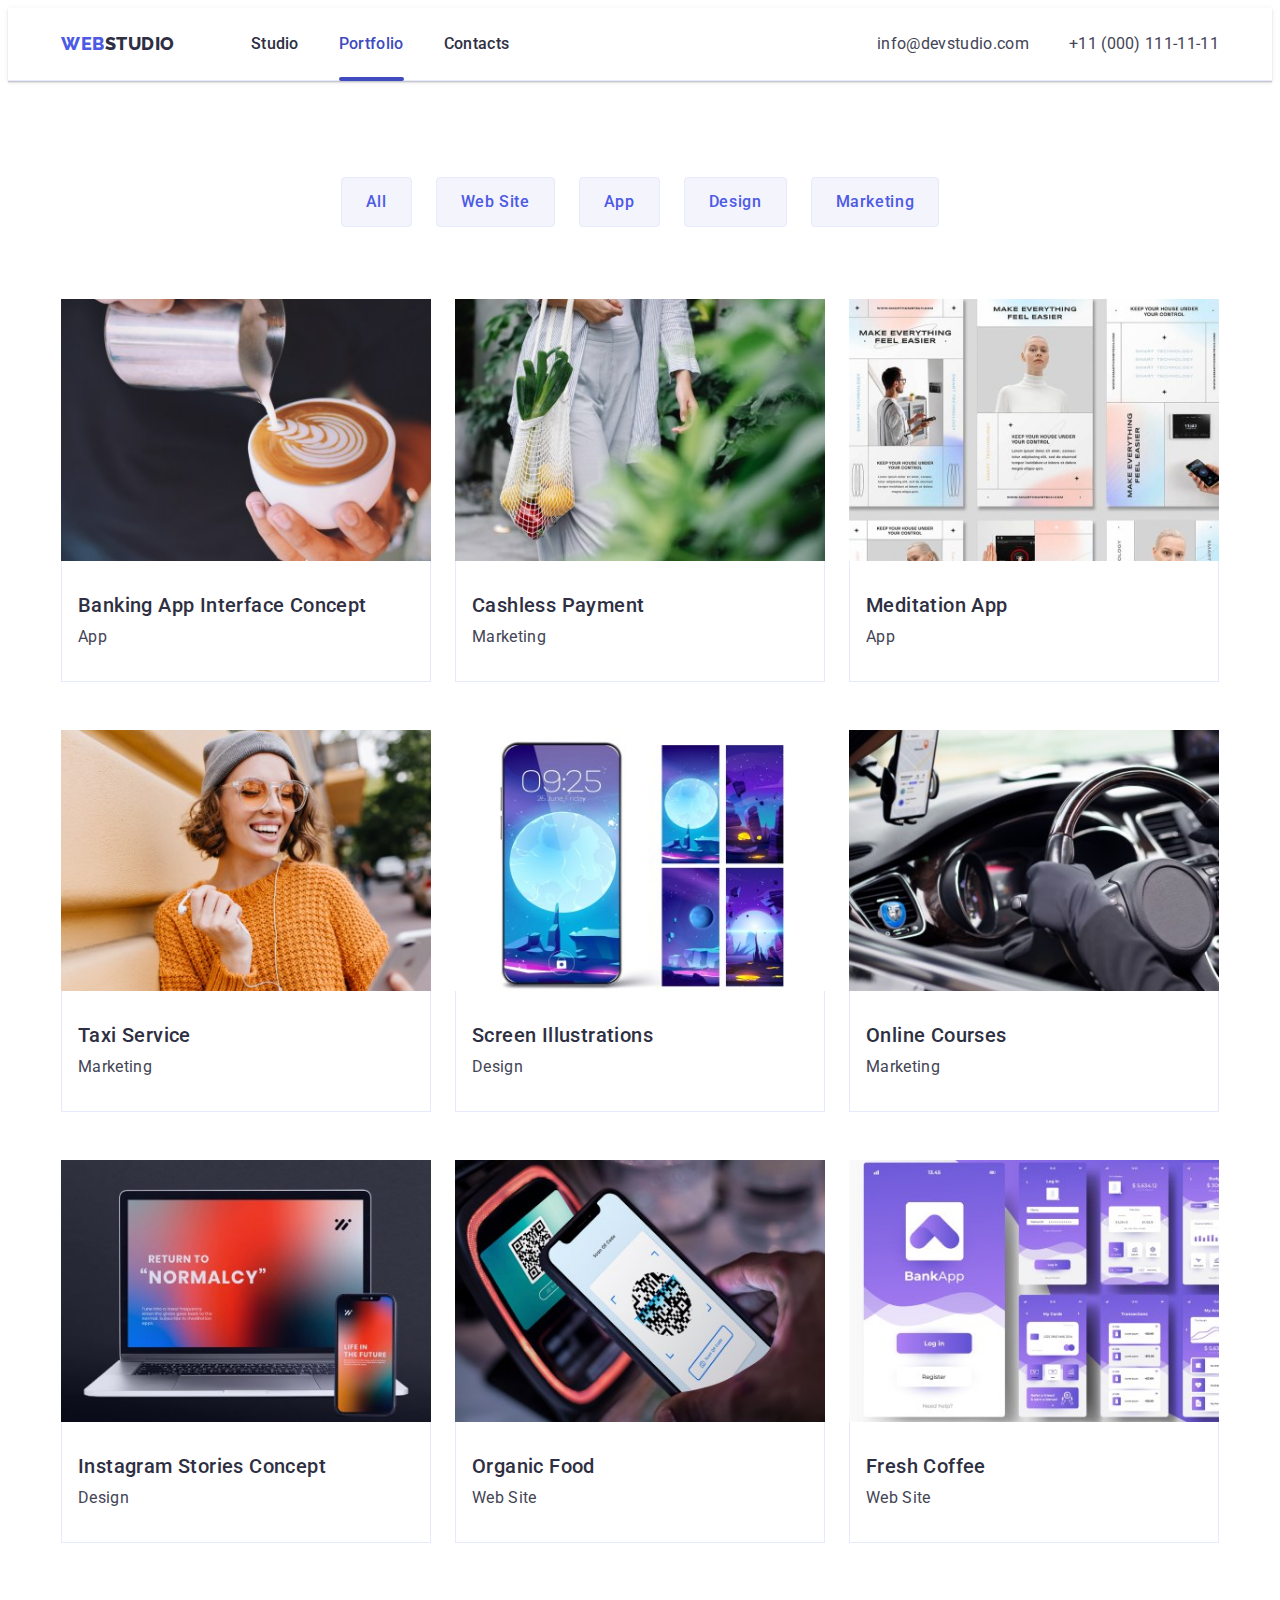
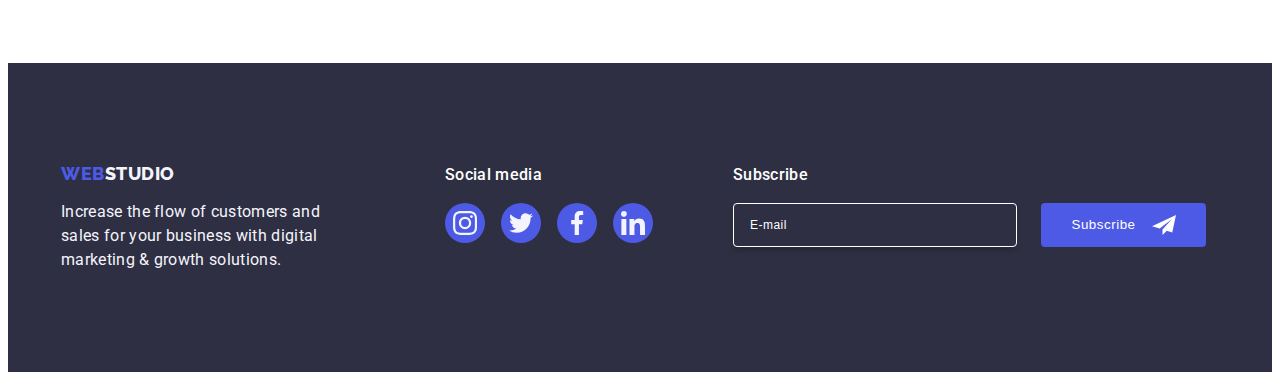
<file: portfolio.html>
<!DOCTYPE html>
<html lang="en">
  <head>
    <meta charset="UTF-8" />
    <meta http-equiv="X-UA-Compatible" content="IE=edge" />
    <meta name="viewport" content="width=device-width, initial-scale=1.0" />
    <link rel="preconnect" href="https://fonts.googleapis.com" />
    <link rel="preconnect" href="https://fonts.gstatic.com" crossorigin />
    <link
      href="https://fonts.googleapis.com/css2?family=Raleway:wght@800&family=Roboto:wght@400;500;700;900&display=swap"
      rel="stylesheet"
    />
    <title>Portfolio</title>
    <link
      rel="stylesheet"
      href="https://cdnjs.cloudflare.com/ajax/libs/modern-normalize/2.0.0/modern-normalize.min.css"
      integrity="sha512-4xo8blKMVCiXpTaLzQSLSw3KFOVPWhm/TRtuPVc4WG6kUgjH6J03IBuG7JZPkcWMxJ5huwaBpOpnwYElP/m6wg=="
      crossorigin="anonymous"
      referrerpolicy="no-referrer"
    />
    <link rel="stylesheet" href="./css/styles.css" />
  </head>
  <body>
    <header class="header">
      <div class="header-container container">
        <nav class="header-nav">
          <a class="header-logo link" href="./index.html"
            >Web<span class="header-logo-dark">Studio</span></a
          >
          <ul class="header-list list">
            <li>
              <a class="header-list-item link" href="./index.html">Studio</a>
            </li>
            <li>
              <a class="header-list-item link current" href="./portfolio.html"
                >Portfolio</a
              >
            </li>
            <li>
              <a class="header-list-item link" href="">Contacts</a>
            </li>
          </ul>
        </nav>
        <address class="address">
          <ul class="address-list list">
            <li>
              <a class="address-list-item link" href="mailto:info@devstudio.com"
                >info@devstudio.com</a
              >
            </li>
            <li>
              <a class="address-list-item link" href="tel:+110001111111"
                >+11 (000) 111-11-11</a
              >
            </li>
          </ul>
        </address>
      </div>
    </header>
    <main>
      <!-- Main section -->
      <section class="main-section">
        <div class="container">
          <h1 class="visually-hidden">Title</h1>
          <ul class="filter-buttons-list list">
            <li>
              <button class="filter-buttons-list-item" type="button">
                All
              </button>
            </li>
            <li>
              <button class="filter-buttons-list-item" type="button">
                Web Site
              </button>
            </li>
            <li>
              <button class="filter-buttons-list-item" type="button">
                App
              </button>
            </li>
            <li>
              <button class="filter-buttons-list-item" type="button">
                Design
              </button>
            </li>
            <li>
              <button class="filter-buttons-list-item" type="button">
                Marketing
              </button>
            </li>
          </ul>
          <ul class="works-list list">
            <li class="works-list-item">
              <a href="#" class="works-link link">
                <div class="works-box">
                  <img
                    srcset="
                      ./images/portfolio/img-8.jpg    1x,
                      ./images/portfolio/img-8@2x.jpg 2x
                    "
                    src="./images/portfolio/img-8.jpg"
                    alt="Banking app design"
                    width="396"
                  />
                  <p class="overlay">
                    14 Stylish and User-Friendly App Design Concepts · Task
                    Manager App · Calorie Tracker App · Exotic Fruit Ecommerce
                    App · Cloud Storage App
                  </p>
                </div>
                <div class="works-card-content">
                  <h2 class="works-subtitle">Banking App Interface Concept</h2>
                  <p class="works-text">App</p>
                </div></a
              >
            </li>
            <li class="works-list-item">
              <a href="#" class="works-link link">
                <div class="works-box">
                  <img
                    srcset="
                      ./images/portfolio/img-7.jpg    1x,
                      ./images/portfolio/img-7@2x.jpg 2x
                    "
                    src="./images/portfolio/img-7.jpg"
                    alt="Phone skanning QR-code"
                    width="396"
                  />

                  <p class="overlay">
                    14 Stylish and User-Friendly App Design Concepts · Task
                    Manager App · Calorie Tracker App · Exotic Fruit Ecommerce
                    App · Cloud Storage App
                  </p>
                </div>
                <div class="works-card-content">
                  <h2 class="works-subtitle">Cashless Payment</h2>
                  <p class="works-text">Marketing</p>
                </div></a
              >
            </li>
            <li class="works-list-item">
              <a href="#" class="works-link link">
                <div class="works-box">
                  <img
                    srcset="
                      ./images/portfolio/img-6.jpg    1x,
                      ./images/portfolio/img-6@2x.jpg 2x
                    "
                    src="./images/portfolio/img-6.jpg"
                    alt="Meditation app presented on a phone and laptop"
                    width="396"
                  />

                  <p class="overlay">
                    14 Stylish and User-Friendly App Design Concepts · Task
                    Manager App · Calorie Tracker App · Exotic Fruit Ecommerce
                    App · Cloud Storage App
                  </p>
                </div>
                <div class="works-card-content">
                  <h2 class="works-subtitle">Meditation App</h2>
                  <p class="works-text">App</p>
                </div></a
              >
            </li>
            <li class="works-list-item">
              <a href="#" class="works-link link">
                <div class="works-box">
                  <img
                    srcset="
                      ./images/portfolio/img-5.jpg    1x,
                      ./images/portfolio/img-5@2x.jpg 2x
                    "
                    src="./images/portfolio/img-5.jpg"
                    alt="A person driving a car with a phone on a phone holder"
                    width="396"
                  />

                  <p class="overlay">
                    14 Stylish and User-Friendly App Design Concepts · Task
                    Manager App · Calorie Tracker App · Exotic Fruit Ecommerce
                    App · Cloud Storage App
                  </p>
                </div>
                <div class="works-card-content">
                  <h2 class="works-subtitle">Taxi Service</h2>
                  <p class="works-text">Marketing</p>
                </div></a
              >
            </li>
            <li class="works-list-item">
              <a href="#" class="works-link link">
                <div class="works-box">
                  <img
                    srcset="
                      ./images/portfolio/img-4.jpg    1x,
                      ./images/portfolio/img-4@2x.jpg 2x
                    "
                    src="./images/portfolio/img-4.jpg"
                    alt="Phone wallpaper design"
                    width="396"
                  />

                  <p class="overlay">
                    14 Stylish and User-Friendly App Design Concepts · Task
                    Manager App · Calorie Tracker App · Exotic Fruit Ecommerce
                    App · Cloud Storage App
                  </p>
                </div>
                <div class="works-card-content">
                  <h2 class="works-subtitle">Screen Illustrations</h2>
                  <p class="works-text">Design</p>
                </div></a
              >
            </li>
            <li class="works-list-item">
              <a href="#" class="works-link link">
                <div class="works-box">
                  <img
                    srcset="
                      ./images/portfolio/img-3.jpg    1x,
                      ./images/portfolio/img-3@2x.jpg 2x
                    "
                    src="./images/portfolio/img-3.jpg"
                    alt="A girl in headphones looking at her phone"
                    width="396"
                  />

                  <p class="overlay">
                    14 Stylish and User-Friendly App Design Concepts · Task
                    Manager App · Calorie Tracker App · Exotic Fruit Ecommerce
                    App · Cloud Storage App
                  </p>
                </div>
                <div class="works-card-content">
                  <h2 class="works-subtitle">Online Courses</h2>
                  <p class="works-text">Marketing</p>
                </div></a
              >
            </li>
            <li class="works-list-item">
              <a href="#" class="works-link link">
                <div class="works-box">
                  <img
                    srcset="
                      ./images/portfolio/img-2.jpg    1x,
                      ./images/portfolio/img-2@2x.jpg 2x
                    "
                    src="./images/portfolio/img-2.jpg"
                    alt="Instagram stories design"
                    width="396"
                  />

                  <p class="overlay">
                    14 Stylish and User-Friendly App Design Concepts · Task
                    Manager App · Calorie Tracker App · Exotic Fruit Ecommerce
                    App · Cloud Storage App
                  </p>
                </div>
                <div class="works-card-content">
                  <h2 class="works-subtitle">Instagram Stories Concept</h2>
                  <p class="works-text">Design</p>
                </div></a
              >
            </li>
            <li class="works-list-item">
              <a href="#" class="works-link link">
                <div class="works-box">
                  <img
                    srcset="
                      ./images/portfolio/img-1.jpg    1x,
                      ./images/portfolio/img-1@2x.jpg 2x
                    "
                    src="./images/portfolio/img-1.jpg"
                    alt="Woman carrying fruits and vegetables in eco-bag"
                    width="396"
                  />

                  <p class="overlay">
                    14 Stylish and User-Friendly App Design Concepts · Task
                    Manager App · Calorie Tracker App · Exotic Fruit Ecommerce
                    App · Cloud Storage App
                  </p>
                </div>
                <div class="works-card-content">
                  <h2 class="works-subtitle">Organic Food</h2>
                  <p class="works-text">Web Site</p>
                </div></a
              >
            </li>
            <li class="works-list-item">
              <a href="#" class="works-link link">
                <div class="works-box">
                  <img
                    srcset="
                      ./images/portfolio/img.jpg    1x,
                      ./images/portfolio/img@2x.jpg 2x
                    "
                    src="./images/portfolio/img.jpg"
                    alt="Barista making coffee-art"
                    width="396"
                  />

                  <p class="overlay">
                    14 Stylish and User-Friendly App Design Concepts · Task
                    Manager App · Calorie Tracker App · Exotic Fruit Ecommerce
                    App · Cloud Storage App
                  </p>
                </div>
                <div class="works-card-content">
                  <h2 class="works-subtitle">Fresh Coffee</h2>
                  <p class="works-text">Web Site</p>
                </div>
              </a>
            </li>
          </ul>
        </div>
      </section>
    </main>
    <footer class="footer">
      <div class="footer-container container">
        <div class="footer-content-container">
          <a class="footer-logo link" href="./index.html"
            >Web<span class="footer-logo-light">Studio</span></a
          >
          <p class="footer-text">
            Increase the flow of customers and sales for your business with
            digital marketing & growth solutions.
          </p>
        </div>
        <div class="footer-socials-container">
          <p class="footer-socials-title">Social media</p>
          <ul class="footer-socials-list list">
            <li class="footer-socials-list-item">
              <a
                class="footer-socials-link link"
                href="https://www.instagram.com/"
              >
                <svg class="footer-socials-icon" width="24" height="24">
                  <use href="./images/icons.svg#icon-instagram"></use>
                </svg>
              </a>
            </li>
            <li class="footer-socials-list-item">
              <a class="footer-socials-link link" href="https://twitter.com/">
                <svg class="footer-socials-icon" width="24" height="24">
                  <use href="./images/icons.svg#icon-twitter"></use>
                </svg>
              </a>
            </li>
            <li class="footer-socials-list-item">
              <a
                class="footer-socials-link link"
                href="https://www.facebook.com/"
              >
                <svg class="footer-socials-icon" width="24" height="24">
                  <use href="./images/icons.svg#icon-facebook"></use>
                </svg>
              </a>
            </li>
            <li class="footer-socials-list-item">
              <a
                class="footer-socials-link link"
                href="https://www.linkedin.com/"
              >
                <svg class="footer-socials-icon" width="24" height="24">
                  <use href="./images/icons.svg#icon-linkedin"></use>
                </svg>
              </a>
            </li>
          </ul>
        </div>
        <div class="footer-form-container">
          <p class="footer-form-header">Subscribe</p>
          <form class="footer-form">
            <label class="footer-form-label" for="subscribe-email">
              <input
                class="footer-form-input"
                type="email"
                name="subscribe-email"
                placeholder="E-mail"
                id="subscribe-email"
              />
            </label>

            <button class="footer-form-button" type="submit">
              Subscribe
              <svg class="footer-button-icon" width="24" height="24">
                <use href="./images/icons.svg#icon-subscribe"></use>
              </svg>
            </button>
          </form>
        </div>
      </div>
    </footer>
  </body>
</html>
</file>
<file: css/styles.css>
:root {
  --primary-brand: #4d5ae5;
  --pressed-state: #404bbf;
  --dark: #2e2f42;
  --success: #31d0aa;
  --text: #434455;
  --subtle-text: #8e8f99;
  --accent: #e7e9fc;
  --light: #f4f4fd;
  --modal-overlay: rgba(46, 47, 66, 0.4);
  --hero-background: #2e2f42;
  --white-backgound: #fff;
  --modal-background: #fcfcfc;
}

body {
  background-color: var(--white-backgound);
  font-family: 'Roboto', sans-serif;
  color: var(--text);
  font-size: 16px;
}

h1,
h2,
h3,
h4,
h5,
h6,
p {
  margin-top: 0;
  margin-bottom: 0;
}

ul,
ol {
  margin-top: 0;
  margin-bottom: 0;
  padding-left: 0;
}
img {
  display: block;
  max-width: 100%;
  height: auto;
}
a {
  color: inherit;
}
nav {
  display: flex;
}
.link {
  text-decoration: none;
}
.list {
  list-style: none;
}
.container {
  min-width: 320px;
  max-width: 428px;
  padding: 0 16px;
  margin: 0 auto;
}
@media screen and (min-width: 768px) {
  .container {
    max-width: 768px;
  }
}
@media screen and (min-width: 1158px) {
  .container {
    max-width: 1158px;
    padding: 0 15px;
  }
}
.visually-hidden {
  position: absolute;
  width: 1px;
  height: 1px;
  margin: -1px;
  border: 0;
  padding: 0;
  white-space: nowrap;
  clip-path: inset(100%);
  clip: rect(0 0 0 0);
  overflow: hidden;
}

/* Header */

.header {
  background-color: var(--white-backgound);
  border-bottom: 1px solid var(--accent);
  box-shadow: 0px 1px 6px 0px rgba(46, 47, 66, 0.08),
    0px 1px 1px 0px rgba(46, 47, 66, 0.16),
    0px 2px 1px 0px rgba(46, 47, 66, 0.08);
}
.header-container {
  display: flex;
  justify-content: space-between;
  align-items: center;
}
.header-logo {
  color: var(--primary-brand);
  font-family: 'Raleway', sans-serif;
  font-size: 18px;
  font-weight: 800;
  line-height: 1.17;
  letter-spacing: 0.03em;
  text-transform: uppercase;
  margin-right: 76px;
  padding: 24px 0;
  display: block;
}
.header-logo-dark {
  color: var(--dark);
}
.header-nav {
  align-items: center;
}
.header-list {
  display: flex;
  gap: 40px;
}

.header-list-item {
  color: var(--dark);
  font-weight: 500;
  line-height: 1.5;
  letter-spacing: 0.02em;
  display: block;
  padding: 24px 0;
  position: relative;
  transition: color 250ms cubic-bezier(0.4, 0, 0.2, 1);
}
.header-list-item::after {
  content: '';
  display: block;
  width: 100%;
  height: 4px;
  background-color: var(--pressed-state);
  border-radius: 2px;
  position: absolute;
  bottom: -1px;
  left: 0;
  opacity: 0;
  transition: opacity 250ms cubic-bezier(0.4, 0, 0.2, 1);
}
.header-list-item:hover::after,
.header-list-item:focus::after,
.header-list-item.current::after {
  opacity: 1;
}

.header-list-item:hover,
.header-list-item:focus,
.header-list-item.current {
  color: var(--pressed-state);
}

.address {
  font-style: normal;
  display: flex;
}
.address-list {
  display: flex;
  column-gap: 40px;
  align-items: center;
}

.address-list-item {
  color: var(--text);
  line-height: 1.5;
  letter-spacing: 0.02em;
  padding: 0;
  display: block;
  transition: color 250ms cubic-bezier(0.4, 0, 0.2, 1);
}
.address-list-item:hover,
.address-list-item:focus {
  color: var(--pressed-state);
}
@media only screen and (min-width: 768px) and (max-width: 1157.89px) {
  .address-list {
    flex-direction: column;
    row-gap: 12px;
  }
  .address-list-item {
    font-size: 12px;
    line-height: 1.17;
    letter-spacing: 0.04em;
  }
}
@media only screen and (max-width: 767.98px) {
  .header-logo {
    padding: 24px 0 22px 0;
    margin: 0;
  }
}
@media only screen and (min-width: 1158px) {
  .address-list-item {
    padding: 24px 0;
  }
}
/* Mobile menu */

.menu-toggle {
  min-height: 22px;
  min-width: 32px;
  display: flex;
  align-items: center;
  justify-content: center;

  padding: 0;
  background-color: transparent;
  cursor: pointer;
  border: none;
  border-radius: 50%;
  outline: none;
}
.burger-menu-icon {
  stroke: var(--dark);
}
@media only screen and (min-width: 768px) {
  .menu-toggle {
    display: none;
  }
}
.menu-toggle-close {
  min-height: 24px;
  min-width: 24px;
  display: flex;
  align-items: center;
  justify-content: center;
  position: absolute;

  padding: 0;
  cursor: pointer;

  color: currentColor;
  border-radius: 50%;
  background-color: rgba(231, 233, 252, 0.1);
  border: 1px solid rgba(0, 0, 0, 0.1);
  fill: var(--dark);
  top: 24px;
  right: 24px;

  transition: background-color 250ms cubic-bezier(0.4, 0, 0.2, 1),
    border 250ms cubic-bezier(0.4, 0, 0.2, 1);
}
.close-menu-icon {
  transition: fill 250ms cubic-bezier(0.4, 0, 0.2, 1);
}

.menu-container {
  position: fixed;
  padding: 80px 35px 40px 40px;
  top: 0;
  left: 0;
  width: 100vw;
  height: 100vh;
  background-color: var(--white-backgound);
  z-index: 999;

  display: flex;
  flex-direction: column;
  justify-content: space-between;
  height: 100%;
  overflow-y: auto;

  transform: translateX(100%);
  transition: transform 250ms ease-in-out;
}

.menu-container.is-open {
  transform: translateX(0);
}
.mobile-menu-list {
  display: flex;
  flex-direction: column;
  gap: 40px;
}
.mobile-menu-list-item {
  color: var(--dark);
  font-size: 36px;
  font-weight: 700;
  line-height: 1.12;
  letter-spacing: 0.02em;
}

.mobile-menu-list-item:active {
  color: var(--pressed-state);
}
.mobile-menu-address {
  gap: 40px;
  margin-bottom: 48px;
}
.mobile-menu-address-tel {
  color: var(--primary-brand);
  font-size: 36px;
  font-weight: 700;
  line-height: 1.12;
  letter-spacing: 0.02em;
  margin-bottom: 40px;
}
.mobile-menu-address-email {
  font-size: 20px;
  font-weight: 500;
  line-height: 1.2;
  letter-spacing: 0.02em;
}
.mobile-menu-socials-list {
  display: flex;
  gap: 56px;
}
.mobile-menu-socials-item {
  width: 40px;
  height: 40px;
}
.mobile-menu-socials-link {
  width: 100%;
  height: 100%;
  display: flex;
  justify-content: center;
  align-items: center;
  fill: var(--light);
  background-color: var(--primary-brand);
  border-radius: 50%;
  transition: background-color 250ms cubic-bezier(0.4, 0, 0.2, 1);
}
@media only screen and (max-width: 427.98px) {
  .mobile-menu-socials-list {
    gap: 24px;
  }
}

@media only screen and (max-width: 767.98px) {
  .header-list {
    display: none;
  }
  .address-list {
    display: none;
  }
}
/* Footer */

.footer {
  background-color: var(--dark);
  padding: 96px 0;
}

.footer-logo {
  color: var(--primary-brand);
  font-family: 'Raleway', sans-serif;
  font-size: 18px;
  font-weight: 800;
  line-height: 1.17;
  letter-spacing: 0.03em;
  text-transform: uppercase;
  display: inline-block;
  margin-bottom: 16px;
}
.footer-logo-light {
  color: var(--light);
}
.footer-text {
  color: var(--light);
  line-height: 1.5;
  letter-spacing: 0.02em;
  max-width: 264px;
}
.footer-socials-container {
}
.footer-socials-title {
  color: var(--white, #fff);
  font-weight: 500;
  line-height: 1.5;
  letter-spacing: 0.02em;
  margin-bottom: 16px;
}
.footer-socials-list {
  display: flex;
  gap: 16px;
}
.footer-socials-list-item {
  width: 40px;
  height: 40px;
}
.footer-socials-link {
  width: 100%;
  height: 100%;
  display: flex;
  justify-content: center;
  align-items: center;
  fill: var(--light);
  background-color: var(--primary-brand);
  border-radius: 50%;
  transition: background-color 250ms cubic-bezier(0.4, 0, 0.2, 1);
}
.footer-socials-link:hover,
.footer-socials-link:focus {
  background-color: var(--success);
}

.footer-form-container {
  display: block;
}
.footer-form-header {
  line-height: 1.5;
  letter-spacing: 0.02em;
  color: var(--white-backgound);
  font-weight: 500;
  margin-bottom: 16px;
}
.footer-form {
  display: block;
}
.footer-form-input {
  width: 264px;
  height: 40px;
  padding-left: 16px;
  background-color: transparent;
  border-radius: 4px;
  border: 1px solid var(--white-backgound);
  box-shadow: 0px 4px 4px 0px rgba(0, 0, 0, 0.15);
  outline: transparent;

  color: var(--white-backgound);
  font-size: 12px;
  line-height: 1.5;
  letter-spacing: 0.04em;

  transition: border 250ms cubic-bezier(0.4, 0, 0.2, 1);
}
.footer-form-input::placeholder {
  color: var(--white-backgound);
}
.footer-form-input:hover,
.footer-form-input:focus {
  border: 1px solid var(--primary-brand);
}
.footer-form-button {
  display: inline-flex;
  width: 165px;
  gap: 16px;
  padding: 8px 24px;
  justify-content: center;
  align-items: center;
  border-radius: 4px;
  background: var(--primary-brand);
  border: none;
  cursor: pointer;

  color: var(--white-backgound);
  font-weight: 500;
  line-height: 1.5;
  letter-spacing: 0.04em;

  transition: background-color 250ms cubic-bezier(0.4, 0, 0.2, 1);
}
.footer-button-icon {
  fill: currentColor;
}
.footer-form-button:hover,
.footer-form-button:focus {
  background-color: var(--pressed-state);
}

@media only screen and (max-width: 767.98px) {
  .footer-container {
    display: flex;
    flex-direction: column;
    gap: 72px;
    align-items: center;
  }
  .footer-logo {
    display: block;
    text-align: center;
  }
  .footer-socials-title {
    text-align: center;
  }
  .footer-form {
    /* text-align: center; */
    display: flex;
    flex-direction: column;
    gap: 16px;
    align-items: center;
  }
  .footer-form-header {
    text-align: center;
  }
  .footer-form-input {
    max-width: 398px;
  }
}

@media only screen and (min-width: 768px) and (max-width: 1157.98px) {
  .footer-container {
    width: 584px;
    flex-wrap: wrap;
    row-gap: 72px;
    column-gap: 24px;
  }
}
@media only screen and (min-width: 768px) {
  .footer-container {
    display: flex;
    align-items: baseline;
  }
  .footer-form {
    display: flex;
    gap: 24px;
  }
}
@media only screen and (min-width: 1158px) {
  .footer {
    padding: 100px 0;
  }
  .footer-content-container {
    margin-right: 120px;
  }
  .footer-socials-container {
    margin-right: 80px;
  }
}

/* Main */

/* Hero */

.hero-section {
  background-color: var(--hero-background);
  padding: 112px 0;
  margin: 0 auto;
  max-width: 768px;
  background-image: linear-gradient(
      rgba(46, 47, 66, 0.7),
      rgba(46, 47, 66, 0.7)
    ),
    url(../images/hero/hero-background-image.jpg);
  background-repeat: no-repeat;
  background-size: cover;
  background-position: center;
}
@media only screen and (min-device-pixel-ratio: 2),
  (min-resolution: 192dpi),
  (min-resolution: 2dppx) {
  .hero-section {
    background-image: linear-gradient(
        rgba(46, 47, 66, 0.7),
        rgba(46, 47, 66, 0.7)
      ),
      url(../images/hero/hero-background-image@2x.jpg);
  }
}
@media only screen and (min-width: 768px) {
  .hero-section {
    max-width: 1158px;
    background-image: linear-gradient(
        rgba(46, 47, 66, 0.7),
        rgba(46, 47, 66, 0.7)
      ),
      url(../images/hero/hero-background-image-tablet.jpg);
  }
  @media only screen and (min-width: 768px) and (min-device-pixel-ratio: 2),
    (min-resolution: 192dpi),
    (min-resolution: 2dppx) {
    .hero-section {
      background-image: linear-gradient(
          rgba(46, 47, 66, 0.7),
          rgba(46, 47, 66, 0.7)
        ),
        url(../images/hero/hero-background-image-tablet@2x.jpg);
    }
  }
}

@media only screen and (min-width: 1158px) {
  .hero-section {
    padding: 188px 0;
    max-width: 1440px;
    background-image: linear-gradient(
        rgba(46, 47, 66, 0.7),
        rgba(46, 47, 66, 0.7)
      ),
      url(../images/hero/hero-background-image-desktop.jpg);
  }
  @media only screen and (min-width: 1158px) and (min-device-pixel-ratio: 2),
    (min-resolution: 192dpi),
    (min-resolution: 2dppx) {
    .hero-section {
      background-image: linear-gradient(
          rgba(46, 47, 66, 0.7),
          rgba(46, 47, 66, 0.7)
        ),
        url(../images/hero/hero-background-image-desktop@2x.jpg);
    }
  }
}

.hero-title {
  color: var(--white-backgound);
  text-align: center;
  font-size: 36px;
  font-weight: 700;
  line-height: 1.12;
  max-width: 320px;
  min-width: 280px;
  letter-spacing: 0.02em;
  margin: 0 auto;
  margin-bottom: 72px;
}
@media only screen and (min-width: 768px) {
  .hero-title {
    font-size: 56px;
    line-height: 1.07;
    margin-bottom: 36px;
    max-width: 496px;
  }
}
@media only screen and (min-width: 1158px) {
  .hero-title {
    margin-bottom: 48px;
  }
}

.hero-button {
  background-color: var(--primary-brand);
  color: var(--white-backgound);
  border-radius: 4px;
  font-family: 'Roboto', sans-serif;
  font-size: 16px;
  font-weight: 500;
  line-height: 1.5;
  letter-spacing: 0.04em;
  border: none;
  cursor: pointer;
  display: block;
  min-width: 169px;
  padding: 16px 32px;
  margin: 0 auto;
  transition: background-color 250ms cubic-bezier(0.4, 0, 0.2, 1);
}
.hero-button:hover,
.hero-button:focus {
  background-color: #404bbf;
}

/* Modal */

.backdrop {
  position: fixed;
  top: 0;
  left: 0;
  width: 100%;
  height: 100%;
  background: var(--modal-overlay);
  transition: opacity 250ms cubic-bezier(0.4, 0, 0.2, 1),
    visibility 250ms cubic-bezier(0.4, 0, 0.2, 1);
}
.is-hidden {
  opacity: 0;
  pointer-events: none;
  visibility: hidden;
}
.backdrop .is-hidden {
  opacity: 0;
  pointer-events: none;
  visibility: hidden;
}
.modal {
  position: absolute;
  width: 408px;
  min-height: 584px;
  padding: 72px 24px 24px 24px;
  top: 50%;
  left: 50%;
  transform: translateX(-50%) translateY(-50%);
  transition: transform 250ms cubic-bezier(0.4, 0, 0.2, 1);

  border-radius: 4px;
  background: var(--modal-background);
  box-shadow: 0px 2px 1px 0px rgba(0, 0, 0, 0.2),
    0px 1px 3px 0px rgba(0, 0, 0, 0.12), 0px 1px 1px 0px rgba(0, 0, 0, 0.14);
}
@media only screen and (max-width: 427.98px) {
  .modal {
    width: 320px;
  }
}
.modal-button {
  position: absolute;
  display: flex;
  justify-content: center;
  align-items: center;
  width: 24px;
  height: 24px;
  color: currentColor;
  border-radius: 50%;
  background-color: var(--accent);
  border: 1px solid rgba(0, 0, 0, 0.1);
  fill: var(--dark);
  cursor: pointer;
  top: 24px;
  right: 24px;
  padding: 0;
  transition: background-color 250ms cubic-bezier(0.4, 0, 0.2, 1),
    border 250ms cubic-bezier(0.4, 0, 0.2, 1);
}
.modal-button-icon {
  transition: fill 250ms cubic-bezier(0.4, 0, 0.2, 1);
}
.modal-button:hover,
.modal-button:focus {
  background-color: var(--pressed-state);
  border: none;
  fill: var(--white-backgound);
}
.modal-caption {
  display: block;
  width: 100%;
  color: var(--dark);
  text-align: center;
  font-weight: 500;
  line-height: 1.5;
  letter-spacing: 0.02em;
  margin-bottom: 16px;
}
.modal-form {
}
.modal-form-input-wrapper {
  margin-bottom: 8px;
}
.modal-form-label {
  display: block;
  margin-bottom: 4px;

  font-size: 12px;
  line-height: 1.17;
  letter-spacing: 0.04em;
  color: var(--subtle-text);
}
.modal-form-field {
  position: relative;
}
.modal-form-input {
  width: 100%;
  height: 40px;

  border-radius: 4px;
  border: 1px solid var(--modal-overlay);
  background-color: transparent;

  padding: 8px 16px;
  padding-left: 38px;
  outline: transparent;

  transition: border-color 250ms cubic-bezier(0.4, 0, 0.2, 1);
}
.modal-form-input:focus {
  border-color: var(--primary-brand);
}
.modal-input-icon {
  position: absolute;
  top: 50%;
  left: 16px;
  transform: translateY(-50%);
  fill: var(--dark);
  pointer-events: none;
  transition: fill 250ms cubic-bezier(0.4, 0, 0.2, 1);
}
.modal-form-input:focus + .modal-input-icon {
  fill: var(--primary-brand);
}
.modal-form-comment-wrapper {
  margin-bottom: 16px;
}
.modal-form-comment {
  width: 100%;
  height: 120px;
  display: block;

  border-radius: 4px;
  border: 1px solid var(--modal-overlay);
  outline: transparent;
  background-color: transparent;
  resize: none;

  padding: 8px 16px;
  transition: border-color 250ms cubic-bezier(0.4, 0, 0.2, 1);

  color: var(--modal-overlay);
  font-size: 12px;
  line-height: 1.17;
  letter-spacing: 0.04em;
}
.modal-form-comment:focus {
  border-color: var(--primary-brand);
}

.modal-form-agreement-wrapper {
  margin-bottom: 24px;
}

.modal-form-agreement {
  display: block;
  width: 100%;
  font-size: 12px;
  line-height: 1.17;
  letter-spacing: 0.04em;
  color: var(--subtle-text);
}
.modal-agreement-checkbox {
  display: inline-flex;
  align-items: center;
  justify-content: center;

  width: 16px;
  height: 16px;
  margin-right: 8px;
  border-width: 1px;

  fill: transparent;
  border: 1px solid var(--modal-overlay);
  border-radius: 2px;
  color: transparent;
  transition: background-color 250ms cubic-bezier(0.4, 0, 0.2, 1),
    border 250ms cubic-bezier(0.4, 0, 0.2, 1),
    fill 250ms cubic-bezier(0.4, 0, 0.2, 1);
}
.modal-form-link {
  color: var(--primary-brand);
}
.modal-form-agreement-input:checked
  + .modal-form-agreement
  > .modal-agreement-checkbox {
  background-color: var(--pressed-state);
  border: none;
  fill: var(--light);
}

.modal-send-button {
  display: block;
  margin: 0 auto;
  min-width: 169px;
  height: 56px;
  border-radius: 4px;
  border: none;
  background: var(--primary-brand);
  box-shadow: 0px 4px 4px 0px rgba(0, 0, 0, 0.15);

  color: var(--white-backgound);
  text-align: center;
  font-family: 'Roboto', sans-serif;
  font-weight: 500;
  line-height: 1.5;
  letter-spacing: 0.04em;
  cursor: pointer;
  padding: 16px 32px;
  margin-top: 24px;

  transition: background-color 250ms cubic-bezier(0.4, 0, 0.2, 1);
}
.modal-send-button:hover,
.modal-send-button:focus {
  background-color: var(--pressed-state);
}

/* Section 1 - Benefits */

.benefits-section {
  padding: 96px 0;
}
.benefits-subtitle {
  color: var(--dark);
  font-size: 36px;
  font-weight: 700;
  line-height: 1.2;
  letter-spacing: 0.02em;
  margin-bottom: 8px;
}
.benefits-text {
  font-size: 16px;
  font-weight: 500;
  line-height: 1.5;
  letter-spacing: 0.02em;
}

@media only screen and (max-width: 767.98px) {
  .benefits-subtitle {
    text-align: center;
  }
  .benefits-list-item:not(:last-child) {
    margin-bottom: 72px;
  }
}

@media only screen and (min-width: 768px) {
  .benefits-list {
    display: flex;
    flex-wrap: wrap;
    row-gap: 72px;
    column-gap: 24px;
  }
  .benefits-list-item {
    flex-basis: calc((100% - 24px) / 2);
  }
}
@media only screen and (max-width: 1157.98px) {
  .icon-benefits {
    display: none;
  }
}

@media only screen and (min-width: 1158px) {
  .benefits-section {
    padding: 120px 0;
  }
  .benefits-container {
    max-width: 1158px;
  }
  .benefits-subtitle {
    font-size: 20px;
    font-weight: 500;
  }
  .benefits-text {
    font-weight: 400;
  }
  .benefits-list-item {
    flex-basis: calc((100% - 24px * 3) / 4);
  }
  .benefits-icon-wrapper {
    width: 264px;
    height: 112px;
    display: flex;
    justify-content: center;
    align-items: center;
    background-color: var(--light);
    border-radius: 4px;
    gap: 24px;
    margin-bottom: 8px;
  }
}
/* Section 2 - Occupation */

@media only screen and (max-width: 1157.98px) {
  .occupation-section {
    display: none;
  }
}

.occupation-section {
  padding-bottom: 120px;
}
.occupation-list {
  display: flex;
  gap: 24px;
}
.occupation-list-item {
  width: calc((100% - 2 * 24px) / 3);
}
.occupation-title {
  color: var(--dark);
  font-size: 36px;
  font-weight: 700;
  line-height: 1.11;
  letter-spacing: 0.02em;
  text-transform: capitalize;
  text-align: center;
  margin: 0 auto;
  margin-bottom: 72px;
}

/* Section 3 - Team */

.team-section {
  background-color: var(--light);
  padding-top: 96px;
  padding-bottom: 96px;
}
.team-title {
  color: var(--dark);
  font-size: 36px;
  font-weight: 700;
  line-height: 1.11;
  letter-spacing: 0.02em;
  text-transform: capitalize;
  text-align: center;
  margin: 0 auto;
  margin-bottom: 72px;
}
.team-list-item {
  background-color: var(--white-backgound);
  width: 264px;
  border-radius: 0px 0px 4px 4px;
  box-shadow: 0px 2px 1px 0px rgba(46, 47, 66, 0.08),
    0px 1px 1px 0px rgba(46, 47, 66, 0.16),
    0px 1px 6px 0px rgba(46, 47, 66, 0.08);
  margin: 0 auto;
}
.team-card-content {
  padding: 32px 0;
}
.team-subtitle {
  color: var(--dark);
  font-size: 20px;
  font-weight: 500;
  line-height: 1.2;
  letter-spacing: 0.02em;
  text-align: center;
  margin-bottom: 8px;
}
.team-text {
  line-height: 1.5;
  letter-spacing: 0.02em;
  text-align: center;
  margin-bottom: 8px;
}

.team-card-socials-list {
  display: flex;
  gap: 24px;
  align-items: center;
  justify-content: center;
}
.team-card-socials-item {
  width: 40px;
  height: 40px;
}
.team-card-socials-link {
  width: 100%;
  height: 100%;
  display: flex;
  align-items: center;
  justify-content: center;
  fill: var(--light);
  border-radius: 50%;
  background-color: var(--primary-brand);
  transition: background-color 250ms cubic-bezier(0.4, 0, 0.2, 1);
}
.team-card-socials-link:hover,
.team-card-socials-link:focus {
  background-color: var(--pressed-state);
}
@media only screen and (max-width: 767.98px) {
  .team-list-item:not(:last-child) {
    margin-bottom: 72px;
  }
}
@media only screen and (min-width: 768px) {
  .team-list {
    display: flex;
    flex-wrap: wrap;
    column-gap: 24px;
    row-gap: 64px;
  }
  .team-list-item {
    width: calc((100% - 24px) / 2);
  }
}
@media only screen and (min-width: 768px) and (max-width: 1157.98px) {
  .team-container {
    width: 584px;
    margin: 0 auto;
  }
}
@media only screen and (min-width: 1158px) {
  .team-section {
    padding: 120px 0;
  }
  .team-list-item {
    width: calc((100% - 3 * 24px) / 4);
  }
}

/* Clients */

.clients-section {
  padding: 96px 0;
}
.clients-title {
  color: var(--dark);
  font-size: 36px;
  font-weight: 700;
  line-height: 1.11;
  letter-spacing: 0.02em;
  text-transform: capitalize;
  text-align: center;
  margin: 0 auto;
  margin-bottom: 72px;
}
.clients-list {
  display: flex;
  flex-wrap: wrap;
  column-gap: 16px;
  row-gap: 72px;
  justify-content: center;
  text-align: center;
}
.clients-list-item {
  width: calc((100% - 16px) / 2);
}
.clients-list-link {
  height: 88px;
  display: flex;
  justify-content: center;
  align-items: center;
  border-radius: 4px;
  border: 1px solid var(--subtle-text);
  color: var(--subtle-text);
  transition: border-color 250ms cubic-bezier(0.4, 0, 0.2, 1),
    color 250ms cubic-bezier(0.4, 0, 0.2, 1);
}

.clients-list-link:hover,
.clients-list-link:focus {
  border-color: var(--pressed-state);
  color: var(--pressed-state);
}
.clients-icon {
  fill: currentColor;
}
@media only screen and (min-width: 768px) and (max-width: 1157.98px) {
  .clients-container {
    width: 584px;
    margin: 0 auto;
  }
}
@media only screen and (min-width: 768px) {
  .clients-list {
    column-gap: 24px;
  }
  .clients-list-item {
    width: calc((100% - 48px) / 3);
  }
}

@media only screen and (min-width: 1158px) {
  .clients-section {
    padding: 120px 0;
  }
  .clients-list {
    flex-wrap: nowrap;
    gap: 24px;
  }
}
/* Portfolio */

.main-section {
  padding: 96px 0 120px 0;
}
.filter-buttons-list {
  display: flex;
  justify-content: center;
  column-gap: 24px;
  margin-bottom: 72px;
}
.filter-buttons-list-item {
  background-color: var(--light);
  color: var(--primary-brand);
  font-family: 'Roboto', sans-serif;
  font-size: 16px;
  font-weight: 500;
  line-height: 1.5;
  letter-spacing: 0.04em;
  border-radius: 4px;
  border: 1px solid var(--accent);
  cursor: pointer;
  padding: 12px 24px;
  width: calc((100% - 4 * 24) / 5);
  transition: color 250ms cubic-bezier(0.4, 0, 0.2, 1),
    background-color 250ms cubic-bezier(0.4, 0, 0.2, 1),
    border-color 250ms cubic-bezier(0.4, 0, 0.2, 1),
    box-shadow 250ms cubic-bezier(0.4, 0, 0.2, 1);
}
@media only screen and (max-width: 767.98px) {
  .main-section {
    padding: 48px 0;
  }
  .filter-buttons-list {
    flex-wrap: wrap;
    row-gap: 16px;
    justify-content: flex-start;
    width: 270px;
    margin-bottom: 48px;
  }
  .filter-buttons-list-item {
    padding: 8px 16px;
  }
}
.filter-buttons-list-item:hover,
.filter-buttons-list-item:focus {
  background-color: var(--pressed-state);
  color: var(--white-backgound);
  border: 1px solid transparent;
  box-shadow: 0px 2px 2px 0px rgba(0, 0, 0, 0.12),
    0px 2px 1px 0px rgba(0, 0, 0, 0.08), 0px 3px 1px 0px rgba(0, 0, 0, 0.1);
}
.works-list {
  display: flex;
  flex-direction: column;
  column-gap: 24px;
  row-gap: 48px;
}
.works-list-item {
}
@media only screen and (min-width: 768px) {
  .works-list {
    flex-wrap: wrap;
    flex-direction: row;
  }
  .works-list-item {
    width: calc((100% - 24px) / 2);
  }
}
@media only screen and (min-width: 768px) and (max-width: 1157.98px) {
  .works-list {
    row-gap: 72px;
  }
}
@media only screen and (min-width: 1158px) {
  .works-list-item {
    width: calc((100% - 2 * 24px) / 3);
  }
}
.works-link {
  background-color: var(--white-backgound);
  transition: box-shadow 250ms cubic-bezier(0.4, 0, 0.2, 1);
  display: block;
}
.works-link:hover,
.works-link:focus {
  box-shadow: 0px 1px 6px rgba(46, 47, 66, 0.08),
    0px 1px 1px rgba(46, 47, 66, 0.16), 0px 2px 1px rgba(46, 47, 66, 0.08);
}
.works-link:hover .overlay,
.works-link:focus .overlay {
  transform: translateY(0%);
}
.works-box {
  position: relative;
  overflow: hidden;
}
.overlay {
  color: var(--light);
  font-weight: 400;
  line-height: 1.5;
  letter-spacing: 0.02em;

  position: absolute;
  top: 0;
  left: 0;
  width: 100%;
  height: 100%;

  transform: translateY(100%);

  transition: transform 250ms cubic-bezier(0.4, 0, 0.2, 1);

  display: flex;
  justify-content: center;
  padding: 40px 32px;

  background: var(--primary-brand);
}

.works-card-content {
  padding: 32px 16px;
  border: 1px solid var(--accent);
  border-top: none;
}
.works-subtitle {
  color: var(--dark);
  font-size: 20px;
  font-weight: 500;
  line-height: 1.2;
  letter-spacing: 0.02em;
  margin-bottom: 8px;
}
.works-text {
  color: var(--text);
  line-height: 1.5;
  letter-spacing: 0.02em;
}
</file>
